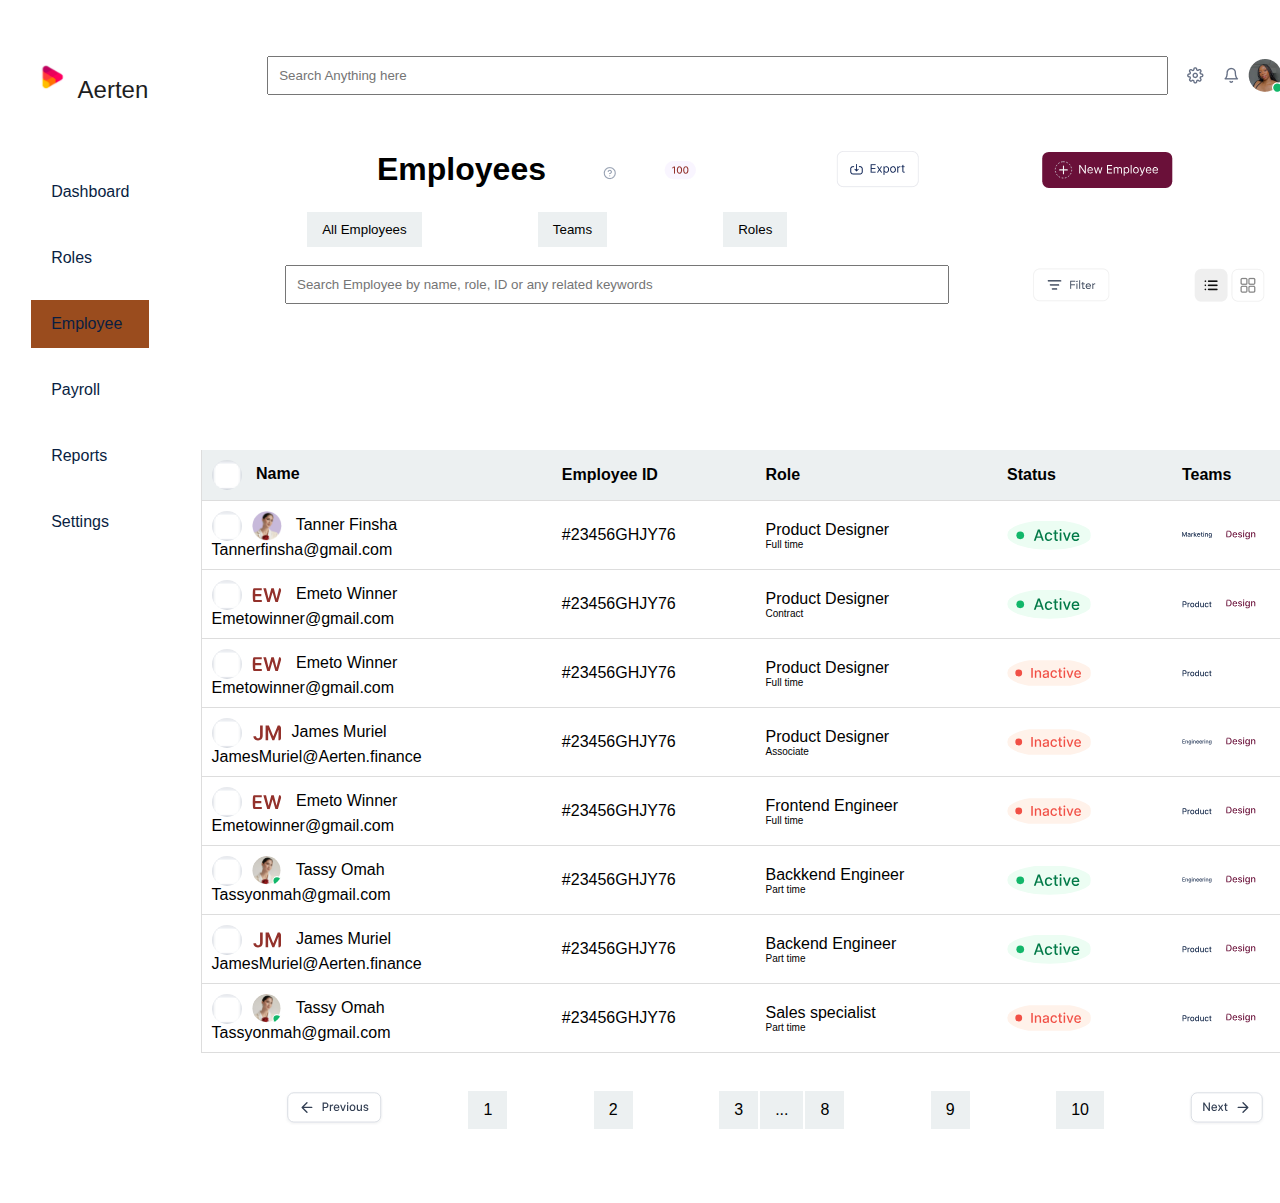
<file: project 2/views/index.html>
<!DOCTYPE html>
<html lang="en">
<head>
    <meta charset="UTF-8">
    <meta name="viewport" content="width=device-width, initial-scale=1.0">
    <title>Employee Management System</title>
    <link rel="stylesheet" href="../css/style.css">
</head>
<body>
    <div class="container">
        <aside class="sidebar">
            <div class="logo"><img src="../img/image 4.svg" alt=""> Aerten</div>
            <nav class="menu">
                <ul>
                    <li><a href="#">Dashboard</a></li>
                    <li><a href="../views/roles.html">Roles</a></li>
                    <li class="active"><a href="../views/index.html"></a>
  <div class="dropdown">
    <a onclick="toggleDropdown()" class="dropbtn">Employee</a>
    <div id="myDropdown" class="dropdown-content">
      <a href="../views/index.html">All Employees</a>
      <a href="#">Recent hires</a>
    </div>
  </div></li>
                    <li><a href="#">Payroll</a></li>
                    <li><a href="#">Reports</a></li>
                    <li><a href="#">Settings</a></li>
                </ul>
            </nav>
        </aside>
        <main class="main-content">
    
            <header class="top-bar">
                    <input type="text" placeholder="Search Anything here">
                    <img src="../img/Actions.png" alt="">
                    <img src="../img/Dropdown.png" alt="">
            </header>
            <section class="employee-section">
                <div class="header">
                    <h1>Employees <img src="../img/q.png" alt=""><img src="../img/Badge.png" alt=""></h1>
              <div class="ep">
                <img src="../img/ep.png" alt="">
                <img src="../img/Button.svg" alt="">
</div>
                </div>
                       <div class="tabs">
                            <button>All Employees</button>
                            <button>Teams</button>
                            <button>Roles</button>
                        </div>
                <div class="search-bar">
                    <input id="searchField" type="text"  placeholder="Search Employee by name, role, ID or any related keywords">

                    <img src="../img/juls1.png" alt="">
                    <img src="../img/juls.png" alt="">
                </div>
                <table class="employee-table">
                    <thead>
                        <tr>
                            <th><img src="../img/dot/Checkbox.png" alt=""> Name</th>
                            <th>Employee ID</th>
                            <th>Role</th>
                            <th>Status</th>
                            <th>Teams</th>
                        </tr>
                    </thead>
                    <tbody id="employee-tbody">
                        <tr>
                            <td><img src="../img/dot/Checkbox.png" alt=""><img src="../img/tanner/Avatar.png" alt="Avatar"> Tanner Finsha <br><span>Tannerfinsha@gmail.com</span></td>
                            <td>#23456GHJY76</td>
                            <td>Product Designer <div class="subrole">Full time</div></td>
                            <td><img class="active" src="../img/active/_Badge base.svg" alt=""></td>
                            <td class="prodesign"><img src="../img/market/Table/Team members/Desktop/Text.svg" alt=""> <img src="../img/prodesign/Table/Team members/Desktop/Text.svg" alt=""></td>
                        </tr>
                        <tr>
                            <td><img src="../img/dot/Checkbox.png" alt=""><img src="../img/ew/Table/Team members/Desktop/Text.svg" alt="Avatar"> Emeto Winner <br><span>Emetowinner@gmail.com</span></td>
                            <td>#23456GHJY76</td>
                            <td>Product Designer <div class="subrole">Contract</div></td>
                            <td><img class="active" src="../img/active/_Badge base.svg" alt=""></td>
                            <td class="prodesign"><img src="../img/product/Table/Team members/Desktop/Text.svg" alt=""> <img src="../img/prodesign/Table/Team members/Desktop/Text.svg" alt=""></td>
                        </tr>
  <tr>
                            <td><img src="../img/dot/Checkbox.png" alt=""><img src="../img/ew/Table/Team members/Desktop/Text.svg" alt="Avatar"> Emeto Winner <br><span>Emetowinner@gmail.com</span></td>
                            <td>#23456GHJY76</td>
                            <td>Product Designer <div class="subrole">Full time</div></td>
                            <td class="prodesign"><img class="inact" src="../img/inact/Table/Team members/Desktop/Table cell/Badge/False/_Badge base.svg" alt=""></td>
                            <td><img src="../img/product/Table/Team members/Desktop/Text.svg" alt=""></td>
                        </tr>
<tr>
                              <td><img src="../img/dot/Checkbox.png" alt=""><img src="../img/jm/Table/Team members/Desktop/Text.svg" alt="Avatar">James Muriel <br><span>JamesMuriel@Aerten.finance</span></td>
                              <td>#23456GHJY76</td>
                              <td>Product Designer <div class="subrole">Associate</div></td>
                              <td><img class="inact" src="../img/inact/Table/Team members/Desktop/Table cell/Badge/False/_Badge base.svg" alt=""></td>
                              <td class="prodesign"><img src="../img/engineering/Table/Team members/Desktop/Text.svg" alt=""> <img src="../img/prodesign/Table/Team members/Desktop/Text.svg" alt=""></td>
                          </tr>
                        <tr>
                              <td><img src="../img/dot/Checkbox.png" alt=""><img src="../img/ew/Table/Team members/Desktop/Text.svg" alt="Avatar"> Emeto Winner <br><span>Emetowinner@gmail.com</span></td>
                              <td>#23456GHJY76</td>
                              <td>Frontend Engineer <div class="subrole">Full time</div></td>
                              <td><img class="inact" src="../img/inact/Table/Team members/Desktop/Table cell/Badge/False/_Badge base.svg" alt=""></td>
                              <td class="prodesign"><img src="../img/product/Table/Team members/Desktop/Text.svg" alt=""> <img src="../img/prodesign/Table/Team members/Desktop/Text.svg" alt=""></td>
                          </tr>
                            <tr>
                                  <td><img src="../img/dot/Checkbox.png" alt=""><img src="../img/onlineava/Table/Team members/Desktop/Avatar.svg" alt="Avatar"> Tassy Omah <br><span>Tassyonmah@gmail.com</span></td>
                                  <td>#23456GHJY76</td>
                                  <td>Backkend Engineer <div class="subrole">Part time</div></td>
                                  <td><img class="active" src="../img/active/_Badge base.svg" alt=""></td>
                                  <td class="prodesign"><img src="../img/engineering/Table/Team members/Desktop/Text.svg" alt=""> <img src="../img/prodesign/Table/Team members/Desktop/Text.svg" alt=""></td>
                              </tr>
      <tr>
                                    <td><img src="../img/dot/Checkbox.png" alt=""><img src="../img/jm/Table/Team members/Desktop/Text.svg" alt="Avatar"> James Muriel<br><span>JamesMuriel@Aerten.finance</span></td>
                                    <td>#23456GHJY76</td>
                                  <td>Backend Engineer <div class="subrole">Part time</div></td>
                                    <td><img class="active" src="../img/active/_Badge base.svg" alt=""></td>
                                    <td class="prodesign"><img src="../img/product/Table/Team members/Desktop/Text.svg" alt=""> <img src="../img/prodesign/Table/Team members/Desktop/Text.svg" alt=""></td>
                                </tr>
                              <tr>
                                    <td><img src="../img/dot/Checkbox.png" alt=""><img src="../img/onlineava/Table/Team members/Desktop/Avatar.svg" alt="Avatar"> Tassy Omah <br><span>Tassyonmah@gmail.com</span></td>
                                    <td>#23456GHJY76</td>
                                    <td>Sales specialist <div class="subrole">Part time</div></td>
                                    <td><img class="inact" src="../img/inact/Table/Team members/Desktop/Table cell/Badge/False/_Badge base.svg" alt=""></td>
                                    <td class="prodesign"><img src="../img/product/Table/Team members/Desktop/Text.svg" alt=""> <img src="../img/prodesign/Table/Team members/Desktop/Text.svg" alt=""></td>
                                </tr>
                    </tbody>
                </table>
                <div class="pagination">
                    <a class="prev"><img src="../img/prev/Table/Team members/Desktop/_Button base.svg" alt=""></a>
                    <span>1</span>
                    <span>2</span>
                    <span>3</span>
                    <span>...</span>
                    <span>8</span>
                    <span>9</span>
                    <span>10</span>

                   
                    <a class="next"><img src="../img/next/Table/Team members/Desktop/_Button base.svg" alt=""></a>
                </div>
            </section>
        </main>
    </div>
    <script src="../script/scripts.js"></script>
</body>
</html>
</file>
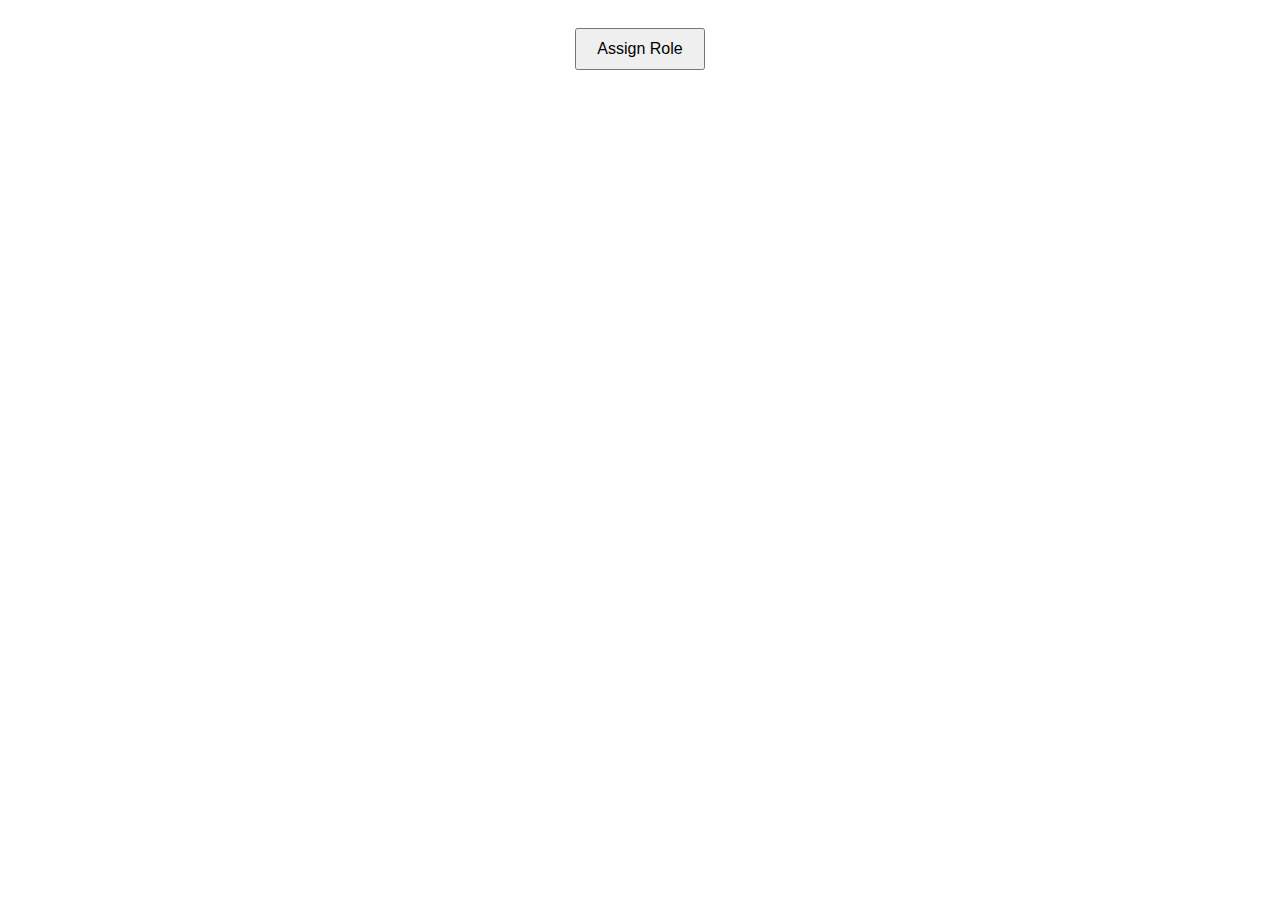
<file: project 2/views/assign.html>
<!DOCTYPE html>
<html lang="en">
<head>
    <meta charset="UTF-8">
    <meta name="viewport" content="width=device-width, initial-scale=1.0">
    <title>Assign Role</title>
    <link rel="stylesheet" href="../css/assign.css">
</head>
<body>
    <div class="container">
        <button id="openModalBtn">Assign Role</button>
    </div>

    <div id="modal" class="modal">
        <div class="modal-content">
            <span class="close-btn" id="closeModalBtn">&times;</span>
            <h2>Assign this role</h2>
            <p>Select one or multiple employees to assign to this role: <strong>Senior Design Lead</strong></p>
            <input type="text" id="searchInput" placeholder="Search for an individual or team...">
            <ul id="employeeList">
                <li data-role="Product Designer, Integrations">Jennifer Lopez</li>
                <li data-role="Developer Relations, Payments">Tassy Omaha</li>
                <li data-role="Backend Developer, Payments">Eneto Winner</li>
                <li data-role="Technical Specialist, Enterprise">Jone Mena</li>
                <li data-role="Product Manager, Dashboard">Kate Magarmay</li>
            </ul>
        </div>
    </div>

    <script src="../script/assign.js"></script>
</body>
</html>
</file>
<file: project 2/css/style.css>
body {
    font-family: Arial, sans-serif;
    margin: 0;
    padding: 0;
    background-color: #ffffff;
}

.dropdown {
    position: relative;
    display: inline-block;
  }
  
  .dropdown-content {
    display: none;
    position: absolute;
    background-color: #f9f9f9;
    min-width: 160px;
    box-shadow: 0px 8px 16px 0px rgba(0,0,0,0.2);
    z-index: 1;
  }
  
  .dropdown-content a {
    color: black;
    padding: 12px 16px;
    text-decoration: none;
    display: block;
  }
  
  .dropdown-content a:hover {
    background-color:#6A1039;
    ;
  }
  
  .show {
    display: block;
  }
  

.container {
    display: flex;
} 

.subrole{
    font-size: 10px;
}

.sidebar {
    width: 300px;
    background-color: #FFFFFF;
    color: #091E42;
    height: fit-content;
    padding: 20px 0;
}

.logo {
    font-size: 24px;
    text-align: center;
    margin-bottom: 30px;
    color: #1E1E1E;
}

nav ul {
    list-style: none;
    padding: 0;
}

nav ul li {
    padding: 15px 20px;
}

nav ul li a {
    color: #091E42;
    text-decoration: none;
    display: block;
}

nav ul li.active, 
nav ul li:hover {
    background-color: #9A4C1E;
}

.main-content {
    flex-grow: 1;
    padding: 20px;
}

.top-bar {
    display: flex;
    justify-content: space-between;
    align-items: center;
    margin-bottom: 20px;
}

.top-bar input[type="text"] {
    padding: 10px;
    flex-grow: 1.5;
    margin-right: 10px;
}

.top-bar button {
    padding: 10px 15px;
    margin-left: 10px;
    /* background-color: #2980b9; */
    color: #fff;
    border: none;
    cursor: pointer;
}


.header {
    display: flex;
    justify-content: space-between;
    align-items: flex-start;
    margin-bottom: 20px;
}

.header h1 {
    margin: 0;
}

.header img {
    margin-left: 3rem;
}

.tabs button {
    padding: 10px 15px;
    border: none;
    background-color: #ecf0f1;
    margin-right: 5px;
    cursor: pointer;
}

.tabs button:hover,
.tabs button:focus {
    background-color: #bdc3c7;
}

.search-bar {
    display: flex;
    align-items: center;
    margin-bottom: 20px;
}

.search-bar input[type="text"] {
    padding: 10px;
    flex-grow: 1;
    /* margin-right: 10px; */
}

.search-bar button {
    padding: 10px 15px;
    margin-left: 10px;
    background-color: #2980b9;
    color: #fff;
    border: none;
    cursor: pointer;
}

.employee-table {
    width: 100%;
    border-collapse: collapse;
    background-color: #fff;
    border-left: 1px solid #ddd;
    border-right: 1px solid #ddd;
}

.employee-table th, .employee-table td {
    padding: 10px;
    text-align: left;
    border-bottom: 1px solid #ddd;
}

.employee-table th {
    background-color: #ecf0f1;
}
.employee-table .inact {
    width: 85px;
}
.employee-table .active {
    width: 85px;
}

.employee-table img {
    width: 30px;
    height: 30px;
    border-radius: 50%;
    margin-right: 10px;
    vertical-align: middle;
}

.employee-table .status {
    padding: 5px 10px;
    border-radius: 5px;
    color: #fff;
}

.employee-table .status.active {
    background-color: #27ae60;
}

.employee-table .status.inactive {
    background-color: #e74c3c;
}

.prev{
    background-color: none;
}

.pagination {
    display: flex;
    justify-content: center;
    align-items: center;
    margin-top: 20px;
}

.pagination button {
    padding: 10px 15px;
    margin: 0 5px;
    background-color: none;
    color: black;
    cursor: pointer;
    border-radius: 10px;
}

.pagination span {
    padding: 10px 15px;
    margin: 0 1px;
    background-color: #ecf0f1;
}
</file>
<file: project 2/css/assign.css>
body {
    font-family: Arial, sans-serif;
}

.container {
    padding: 20px;
    text-align: center;
}

#openModalBtn {
    padding: 10px 20px;
    font-size: 16px;
    cursor: pointer;
}

.modal {
    display: none;
    position: fixed;
    top: 0;
    left: 0;
    width: 100%;
    height: 100%;
    background-color: rgba(0, 0, 0, 0.5);
    justify-content: center;
    align-items: center;
}

.modal-content {
    background-color: white;
    padding: 20px;
    border-radius: 5px;
    width: 400px;
    max-width: 90%;
}

.close-btn {
    float: right;
    font-size: 20px;
    cursor: pointer;
}

#searchInput {
    width: 100%;
    padding: 10px;
    margin-bottom: 10px;
    border: 1px solid #ccc;
    border-radius: 5px;
}

#employeeList {
    list-style-type: none;
    padding: 0;
}

#employeeList li {
    padding: 10px;
    margin-bottom: 5px;
    border: 1px solid #ccc;
    border-radius: 5px;
    cursor: pointer;
}

#employeeList li.selected {
    background-color: #d3d3d3;
}
</file>
